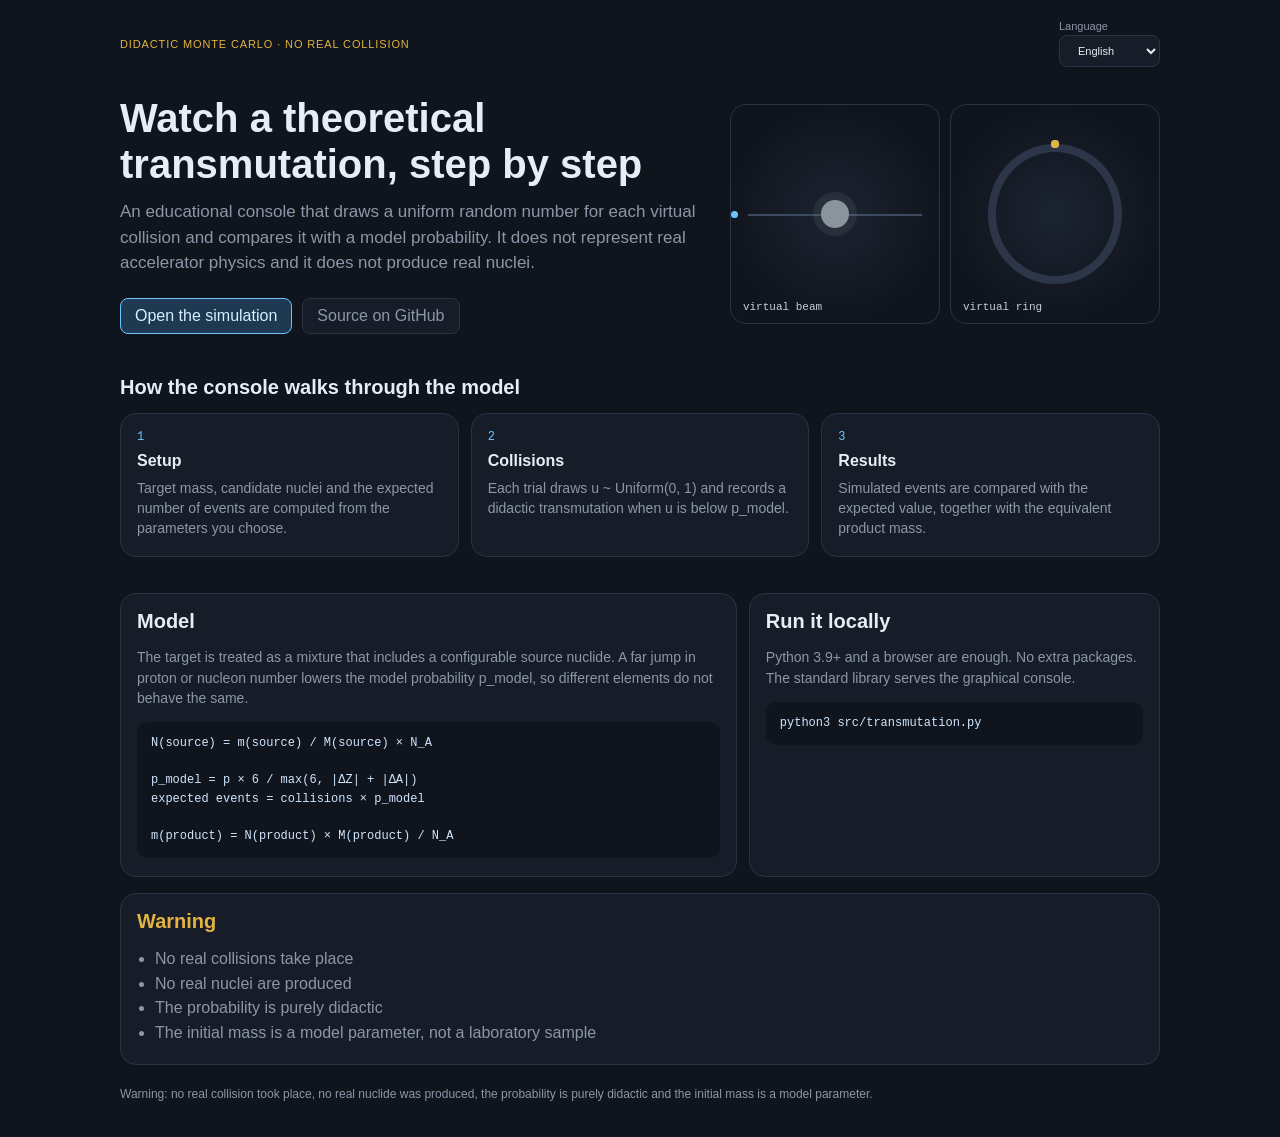
<file: index.html>
<!DOCTYPE html>
<html lang="en">
<head>
  <meta charset="UTF-8">
  <meta name="viewport" content="width=device-width, initial-scale=1">
  <meta name="description" content="Didactic Monte Carlo transmutation console. No real collision, no real nuclei.">
  <title>Didactic transmutation simulation</title>
  <link rel="stylesheet" href="site/home.css">
</head>
<body class="home">
  <header class="home-top">
    <p class="kicker" data-i18n="home_kicker">Didactic Monte Carlo · no real collision</p>
    <label class="lang">
      <span data-i18n="language">Language</span>
      <select id="lang">
        <option value="en">English</option>
        <option value="it">Italiano</option>
        <option value="pt">Português</option>
        <option value="es">Español</option>
        <option value="de">Deutsch</option>
        <option value="zh">中文</option>
        <option value="ja">日本語</option>
        <option value="fr">Français</option>
      </select>
    </label>
  </header>

  <main>
    <section class="hero">
      <div class="hero-copy">
        <h1 data-i18n="home_heading">Watch a theoretical transmutation, step by step</h1>
        <p class="lead" data-i18n="home_lead">An educational console that draws a uniform random number for each virtual collision and compares it with a model probability. It does not represent real accelerator physics and it does not produce real nuclei.</p>
        <div class="actions">
          <a id="open-sim" class="btn primary" href="src/web/index.html">Open the simulation</a>
          <a class="btn ghost" href="https://github.com/flashboss/lhc">Source on GitHub</a>
        </div>
      </div>
      <div class="stage" aria-hidden="true">
        <div class="stage-pane">
          <div class="beam-line"></div>
          <div class="beam-dot"></div>
          <div class="target"></div>
          <span class="stage-label">virtual beam</span>
        </div>
        <div class="stage-pane">
          <div class="ring"></div>
          <div class="orbit cyan"><span class="bunch"></span></div>
          <div class="orbit gold"><span class="bunch"></span></div>
          <span class="stage-label">virtual ring</span>
        </div>
      </div>
    </section>

    <section>
      <h2 data-i18n="home_how">How the console walks through the model</h2>
      <div class="steps">
        <article>
          <p class="step-n">1</p>
          <h3 data-i18n="home_step1_title">Setup</h3>
          <p data-i18n="home_step1_body">Target mass, candidate nuclei and the expected number of events are computed from the parameters you choose.</p>
        </article>
        <article>
          <p class="step-n">2</p>
          <h3 data-i18n="home_step2_title">Collisions</h3>
          <p data-i18n="home_step2_body">Each trial draws u ~ Uniform(0, 1) and records a didactic transmutation when u is below p_model.</p>
        </article>
        <article>
          <p class="step-n">3</p>
          <h3 data-i18n="home_step3_title">Results</h3>
          <p data-i18n="home_step3_body">Simulated events are compared with the expected value, together with the equivalent product mass.</p>
        </article>
      </div>
    </section>

    <section class="split">
      <div>
        <h2 data-i18n="home_model_title">Model</h2>
        <p data-i18n="home_model_intro">The target is treated as a mixture that includes a configurable source nuclide. A far jump in proton or nucleon number lowers the model probability p_model, so different elements do not behave the same.</p>
        <pre>N(source) = m(source) / M(source) × N_A

p_model = p × 6 / max(6, |ΔZ| + |ΔA|)
expected events = collisions × p_model

m(product) = N(product) × M(product) / N_A</pre>
      </div>
      <div>
        <h2 data-i18n="home_run_title">Run it locally</h2>
        <p data-i18n="home_run_body">Python 3.9+ and a browser are enough. No extra packages. The standard library serves the graphical console.</p>
        <pre>python3 src/transmutation.py</pre>
      </div>
    </section>

    <aside class="warning">
      <h2 data-i18n="home_warning_title">Warning</h2>
      <ul>
        <li data-i18n="home_warn_1">No real collisions take place</li>
        <li data-i18n="home_warn_2">No real nuclei are produced</li>
        <li data-i18n="home_warn_3">The probability is purely didactic</li>
        <li data-i18n="home_warn_4">The initial mass is a model parameter, not a laboratory sample</li>
      </ul>
    </aside>
  </main>

  <footer data-i18n="footer">
    Warning: no real collision took place, no real nuclide was produced,
    the probability is purely didactic and the initial mass is a model parameter.
  </footer>

  <script src="src/web/i18n.js?v=10"></script>
  <script src="site/home.js"></script>
</body>
</html>
</file>
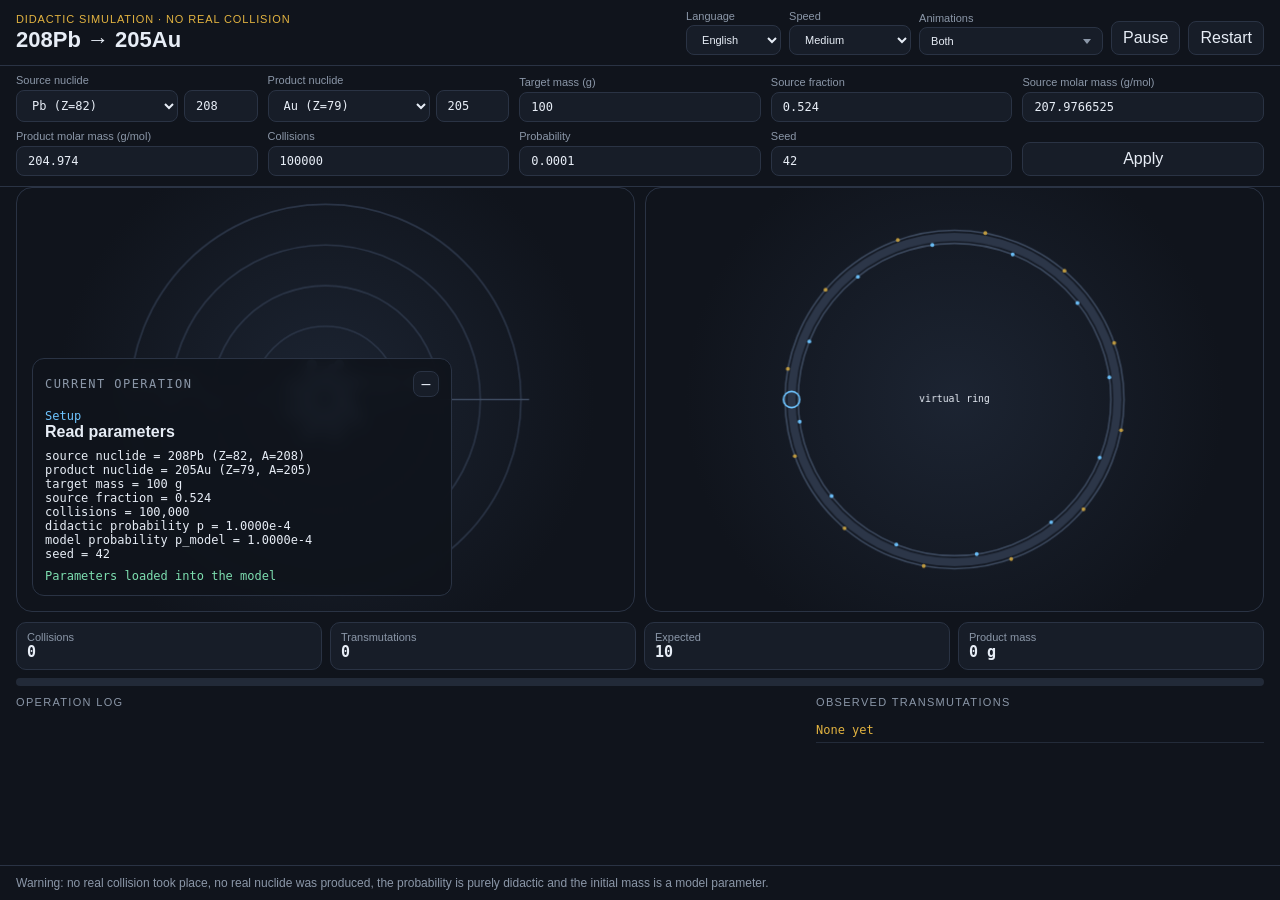
<file: src/web/index.html>
<!DOCTYPE html>
<html lang="en">
<head>
  <meta charset="UTF-8">
  <meta name="viewport" content="width=device-width, initial-scale=1">
  <title>Didactic transmutation simulation</title>
  <link rel="stylesheet" href="style.css?v=16">
</head>
<body>
  <div class="app">
    <header class="topbar">
      <div>
        <p class="kicker" data-i18n="kicker">Didactic simulation · no real collision</p>
        <h1 id="reaction-title">Transmutation</h1>
      </div>
      <div class="controls">
        <label class="speed">
          <span data-i18n="language">Language</span>
          <select id="lang">
            <option value="en">English</option>
            <option value="it">Italiano</option>
            <option value="pt">Português</option>
            <option value="es">Español</option>
            <option value="de">Deutsch</option>
            <option value="zh">中文</option>
            <option value="ja">日本語</option>
            <option value="fr">Français</option>
          </select>
        </label>
        <label class="speed">
          <span data-i18n="speed">Speed</span>
          <select id="speed">
            <option value="2" data-i18n="speed_every">Every operation</option>
            <option value="24" data-i18n="speed_slow">Slow</option>
            <option value="400" selected data-i18n="speed_medium">Medium</option>
            <option value="4000" data-i18n="speed_fast">Fast</option>
            <option value="25000" data-i18n="speed_max">Maximum</option>
          </select>
        </label>
        <div class="speed">
          <span data-i18n="animations">Animations</span>
          <div class="view-menu" id="view-menu-wrap">
            <button type="button" id="view-menu-btn" class="view-menu-btn" aria-haspopup="true" aria-expanded="false" aria-controls="view-menu" data-i18n-aria="animations_menu">
              <span id="view-menu-summary">Both</span>
            </button>
            <div id="view-menu" class="view-menu-panel" hidden role="group" aria-labelledby="view-menu-btn">
              <label>
                <input id="view-target" type="checkbox" checked>
                <span data-i18n="view_target">Beam on target</span>
              </label>
              <label>
                <input id="view-ring" type="checkbox" checked>
                <span data-i18n="view_ring">Particles in the ring</span>
              </label>
            </div>
          </div>
        </div>
        <button id="pause" type="button" data-i18n="pause">Pause</button>
        <button id="restart" type="button" data-i18n="restart">Restart</button>
      </div>
    </header>

    <form id="params-form" class="params">
      <label>
        <span data-i18n="source_nuclide">Source nuclide</span>
        <span class="nuclide-pair">
          <select name="source_element" required></select>
          <input name="source_a" type="number" min="1" max="295" step="1" required data-i18n-aria="mass_number">
        </span>
      </label>
      <label>
        <span data-i18n="product_nuclide">Product nuclide</span>
        <span class="nuclide-pair">
          <select name="product_element" required></select>
          <input name="product_a" type="number" min="1" max="295" step="1" required data-i18n-aria="mass_number">
        </span>
      </label>
      <label>
        <span data-i18n="source_mass">Target mass (g)</span>
        <input name="source_mass_g" type="number" min="0" step="any" required>
      </label>
      <label>
        <span data-i18n="source_fraction">Source fraction</span>
        <input name="source_fraction" type="number" min="0" max="1" step="any" required>
      </label>
      <label>
        <span data-i18n="source_molar_mass">Source molar mass (g/mol)</span>
        <input name="source_molar_mass_g" type="number" min="0" step="any" required>
      </label>
      <label>
        <span data-i18n="product_molar_mass">Product molar mass (g/mol)</span>
        <input name="product_molar_mass_g" type="number" min="0" step="any" required>
      </label>
      <label>
        <span data-i18n="collisions">Collisions</span>
        <input name="collisions" type="number" min="1" step="1" required>
      </label>
      <label>
        <span data-i18n="probability">Probability</span>
        <input name="probability" type="number" min="0" max="1" step="any" required>
      </label>
      <label>
        <span data-i18n="seed">Seed</span>
        <input name="seed" type="number" step="1" required>
      </label>
      <div class="params-actions">
        <button type="submit" data-i18n="apply">Apply</button>
        <p id="params-error" class="params-error" hidden></p>
      </div>
    </form>

    <section class="chamber-panel" id="chamber-panel">
      <div class="chamber-pane" id="view-target-pane">
        <canvas id="chamber" width="900" height="620" data-i18n-aria="chamber_aria" aria-label="Collision chamber"></canvas>
      </div>
      <div class="chamber-pane" id="view-ring-pane">
        <canvas id="ring" width="900" height="620" data-i18n-aria="ring_aria" aria-label="Virtual ring"></canvas>
      </div>
      <p id="views-empty" class="views-empty" hidden data-i18n="views_empty">Choose at least one animation</p>
      <div id="current-op" class="current-op">
        <div class="op-chrome" id="op-chrome">
          <p id="op-label" class="panel-label" data-i18n="current_op">Current operation</p>
          <button type="button" id="op-toggle" class="op-toggle" aria-expanded="true" data-i18n-aria="op_minimize" aria-label="Minimize">–</button>
        </div>
        <div class="op-body" id="op-body">
          <p class="op-phase">Setup</p>
          <h2 id="op-title">Prepare model</h2>
          <pre id="op-formula"></pre>
          <p id="op-result"></p>
        </div>
      </div>
    </section>

    <div class="hud">
      <div class="stat">
        <span data-i18n="collisions">Collisions</span>
        <strong id="stat-collisions">0</strong>
      </div>
      <div class="stat">
        <span data-i18n="transmutations">Transmutations</span>
        <strong id="stat-gold">0</strong>
      </div>
      <div class="stat">
        <span data-i18n="expected">Expected</span>
        <strong id="stat-expected">0</strong>
      </div>
      <div class="stat">
        <span data-i18n="product_mass">Product mass</span>
        <strong id="stat-mass">0 g</strong>
      </div>
    </div>
    <div class="progress-wrap">
      <div id="progress" class="progress"></div>
    </div>

    <section class="logs">
      <div>
        <p class="panel-label" data-i18n="log_label">Operation log</p>
        <ol id="log" class="log"></ol>
      </div>
      <div>
        <p class="panel-label" data-i18n="golds_label">Observed transmutations</p>
        <ol id="golds" class="golds"><li class="empty" data-i18n="golds_empty">None yet</li></ol>
      </div>
    </section>

    <footer data-i18n="footer">
      Warning: no real collision took place, no real nuclide was produced,
      the probability is purely didactic and the initial mass is a model parameter.
    </footer>
  </div>
  <script src="i18n.js?v=10"></script>
  <script src="nuclides.js?v=2"></script>
  <script src="graphics.js?v=1"></script>
  <script src="app.js?v=25"></script>
</body>
</html>
</file>
<file: site/home.css>
:root {
  --bg: #10141c;
  --panel: #171d28;
  --ink: #e7edf6;
  --muted: #8b97a8;
  --line: #2a3344;
  --gold: #e2b340;
  --beam: #6ec4ff;
  --ok: #7ddeb0;
  --font: "Avenir Next", "Segoe UI", sans-serif;
  --mono: "SFMono-Regular", "Menlo", "Consolas", monospace;
}

* { box-sizing: border-box; }

html,
body {
  margin: 0;
  min-height: 100%;
  background: var(--bg);
  color: var(--ink);
  font-family: var(--font);
}

body.home {
  max-width: 1080px;
  margin: 0 auto;
  padding: 20px 20px 36px;
}

.home-top {
  display: flex;
  justify-content: space-between;
  align-items: center;
  gap: 16px;
  margin-bottom: 28px;
}

.kicker {
  margin: 0;
  color: var(--gold);
  letter-spacing: 0.08em;
  text-transform: uppercase;
  font-size: 11px;
}

.lang {
  display: grid;
  gap: 3px;
  font-size: 11px;
  color: var(--muted);
}

select,
.btn {
  background: var(--panel);
  color: var(--ink);
  border: 1px solid var(--line);
  border-radius: 8px;
  padding: 8px 14px;
  font: inherit;
  text-decoration: none;
}

select:hover,
.btn:hover { border-color: var(--beam); }

.hero {
  display: grid;
  grid-template-columns: minmax(0, 1.15fr) minmax(280px, 0.85fr);
  gap: 28px;
  align-items: center;
  margin-bottom: 42px;
}

h1 {
  margin: 0 0 12px;
  font-size: clamp(28px, 4vw, 40px);
  font-weight: 600;
  line-height: 1.15;
}

.lead {
  margin: 0 0 22px;
  color: var(--muted);
  font-size: 17px;
  line-height: 1.5;
}

.actions {
  display: flex;
  flex-wrap: wrap;
  gap: 10px;
}

.btn.primary {
  background: #1d3a52;
  border-color: var(--beam);
  color: #d7efff;
}

.btn.ghost { color: var(--muted); }

.stage {
  display: grid;
  grid-template-columns: 1fr 1fr;
  gap: 10px;
  min-height: 220px;
}

.stage-pane {
  position: relative;
  overflow: hidden;
  border: 1px solid var(--line);
  border-radius: 16px;
  background: radial-gradient(circle at 50% 50%, #1c2432 0%, #10141c 72%);
  min-height: 220px;
}

.beam-line {
  position: absolute;
  left: 8%;
  right: 8%;
  top: 50%;
  height: 2px;
  background: #3d4a5f;
}

.beam-dot {
  position: absolute;
  top: 50%;
  width: 7px;
  height: 7px;
  margin-top: -3px;
  border-radius: 50%;
  background: var(--beam);
  animation: beam 2.4s linear infinite;
}

.target {
  position: absolute;
  left: 50%;
  top: 50%;
  width: 28px;
  height: 28px;
  margin: -14px 0 0 -14px;
  border-radius: 50%;
  background: #8a949c;
  box-shadow: 0 0 0 8px rgba(138, 148, 156, 0.12);
}

.ring {
  position: absolute;
  inset: 18%;
  border: 8px solid #2c3648;
  border-radius: 50%;
}

.orbit {
  position: absolute;
  inset: 18%;
  animation: spin 4.8s linear infinite;
}

.orbit.gold { animation-direction: reverse; }

.orbit .bunch {
  position: absolute;
  left: calc(50% - 4px);
  top: -4px;
  width: 8px;
  height: 8px;
  border-radius: 50%;
  background: var(--beam);
}

.orbit.gold .bunch { background: var(--gold); }

.stage-label {
  position: absolute;
  left: 12px;
  bottom: 10px;
  color: #c5ceda;
  font-family: var(--mono);
  font-size: 11px;
}

h2 {
  margin: 0 0 14px;
  font-size: 20px;
  font-weight: 600;
}

.steps {
  display: grid;
  grid-template-columns: repeat(3, minmax(0, 1fr));
  gap: 12px;
  margin-bottom: 36px;
}

.steps article,
.split > div,
.warning {
  background: var(--panel);
  border: 1px solid var(--line);
  border-radius: 16px;
  padding: 16px 16px 18px;
}

.step-n {
  margin: 0 0 8px;
  color: var(--beam);
  font-family: var(--mono);
  font-size: 12px;
}

h3 {
  margin: 0 0 8px;
  font-size: 16px;
}

.steps p:last-child,
.split p {
  margin: 0;
  color: var(--muted);
  line-height: 1.45;
  font-size: 14px;
}

.split {
  display: grid;
  grid-template-columns: 1.2fr 0.8fr;
  gap: 12px;
  margin-bottom: 16px;
}

pre {
  margin: 14px 0 0;
  padding: 12px 14px;
  overflow: auto;
  background: #10141c;
  border-radius: 10px;
  color: #cfe6ff;
  font-family: var(--mono);
  font-size: 12px;
  line-height: 1.55;
}

.warning h2 { color: var(--gold); }

.warning ul {
  margin: 0;
  padding-left: 18px;
  color: var(--muted);
  line-height: 1.55;
}

footer {
  margin-top: 22px;
  color: var(--muted);
  font-size: 12px;
}

@keyframes beam {
  from { left: 8%; }
  to { left: calc(92% - 7px); }
}

@keyframes spin {
  to { transform: rotate(360deg); }
}

@media (max-width: 820px) {
  .hero,
  .steps,
  .split {
    grid-template-columns: 1fr;
  }

  .stage { min-height: 180px; }
}
</file>
<file: src/web/style.css>
:root {
  --bg: #10141c;
  --panel: #171d28;
  --ink: #e7edf6;
  --muted: #8b97a8;
  --line: #2a3344;
  --gold: #e2b340;
  --beam: #6ec4ff;
  --ok: #7ddeb0;
  --font: "Avenir Next", "Segoe UI", sans-serif;
  --mono: "SFMono-Regular", "Menlo", "Consolas", monospace;
}

* { box-sizing: border-box; }

[hidden] { display: none !important; }

html,
body {
  margin: 0;
  height: 100%;
  background: var(--bg);
  color: var(--ink);
  font-family: var(--font);
}

.app {
  height: 100%;
  overflow: hidden;
  display: grid;
  grid-template-rows: auto auto minmax(0, 1fr) auto auto minmax(0, 0.42fr) auto;
}

.app > * {
  min-height: 0;
}

.app > footer {
  min-height: auto;
}

.topbar,
footer,
.hud,
.progress-wrap,
.logs,
.params {
  padding-left: 16px;
  padding-right: 16px;
}

.topbar,
footer {
  padding-top: 10px;
  padding-bottom: 10px;
  border-bottom: 1px solid var(--line);
}

footer {
  border-bottom: 0;
  border-top: 1px solid var(--line);
  background: var(--bg);
  color: var(--muted);
  font-size: 12px;
  position: relative;
  z-index: 5;
  min-height: auto;
}

.topbar {
  display: flex;
  justify-content: space-between;
  gap: 12px;
  align-items: center;
  position: relative;
  z-index: 20;
}

.kicker {
  margin: 0 0 2px;
  color: var(--gold);
  letter-spacing: 0.08em;
  text-transform: uppercase;
  font-size: 11px;
}

h1 {
  margin: 0;
  font-size: 22px;
  font-weight: 600;
}

.controls {
  display: flex;
  gap: 8px;
  align-items: end;
}

.speed {
  display: grid;
  gap: 3px;
  font-size: 11px;
  color: var(--muted);
}

select,
button,
input {
  background: var(--panel);
  color: var(--ink);
  border: 1px solid var(--line);
  border-radius: 8px;
  padding: 7px 11px;
  font: inherit;
}

.params {
  display: grid;
  grid-template-columns: repeat(5, minmax(0, 1fr));
  gap: 8px 10px;
  padding-top: 8px;
  padding-bottom: 10px;
  border-bottom: 1px solid var(--line);
  align-items: end;
}

.params label {
  display: grid;
  gap: 4px;
  font-size: 11px;
  color: var(--muted);
}

.params input,
.params select {
  width: 100%;
  min-width: 0;
  font-family: var(--mono);
  font-size: 12px;
}

.nuclide-pair {
  display: grid;
  grid-template-columns: minmax(0, 1fr) 4.6rem;
  gap: 6px;
}

.params-actions {
  display: flex;
  flex-direction: column;
  gap: 4px;
  justify-content: end;
}

.params-error {
  margin: 0;
  color: #ff8b6b;
  font-size: 12px;
}

button:hover,
select:hover,
input:hover { border-color: var(--beam); }

.view-menu {
  position: relative;
}

.view-menu-btn {
  display: flex;
  align-items: center;
  justify-content: space-between;
  gap: 10px;
  min-width: 11.5rem;
  max-width: 16rem;
  text-align: left;
}

.view-menu-btn span {
  overflow: hidden;
  text-overflow: ellipsis;
  white-space: nowrap;
}

.view-menu-btn::after {
  content: "";
  width: 0;
  height: 0;
  border-left: 4px solid transparent;
  border-right: 4px solid transparent;
  border-top: 5px solid var(--muted);
  flex: none;
}

.view-menu-btn[aria-expanded="true"]::after {
  transform: rotate(180deg);
}

.view-menu-panel {
  position: absolute;
  top: calc(100% + 4px);
  right: 0;
  z-index: 30;
  min-width: max(100%, 15rem);
  display: grid;
  gap: 2px;
  padding: 6px;
  background: var(--panel);
  border: 1px solid var(--line);
  border-radius: 10px;
  box-shadow: 0 14px 32px rgba(0, 0, 0, 0.4);
}

.view-menu-panel label {
  display: flex;
  gap: 8px;
  align-items: center;
  padding: 8px 10px;
  border-radius: 7px;
  color: var(--ink);
  font-size: 13px;
  cursor: pointer;
}

.view-menu-panel label:hover,
.view-menu-panel label:focus-within {
  background: #1c2432;
}

.view-menu-panel input[type="checkbox"] {
  width: 15px;
  height: 15px;
  margin: 0;
  padding: 0;
  background: none;
  border: 1px solid var(--line);
  accent-color: var(--beam);
}

.chamber-panel {
  position: relative;
  min-height: 0;
  margin: 0 16px;
  display: grid;
  grid-template-columns: minmax(0, 1fr) minmax(0, 1fr);
  gap: 10px;
  overflow: hidden;
}

.chamber-panel.is-single,
.chamber-panel.is-empty {
  grid-template-columns: minmax(0, 1fr);
}

.views-empty {
  margin: 0;
  display: grid;
  place-items: center;
  color: var(--muted);
  border: 1px solid var(--line);
  border-radius: 16px;
  background: var(--panel);
}

.chamber-pane {
  position: relative;
  min-height: 0;
  min-width: 0;
  overflow: hidden;
}

canvas {
  width: 100%;
  height: 100%;
  min-width: 0;
  min-height: 0;
  display: block;
  background: radial-gradient(circle at 50% 50%, #1c2432 0%, #10141c 72%);
  border: 1px solid var(--line);
  border-radius: 16px;
}

.current-op {
  position: absolute;
  left: 16px;
  bottom: 16px;
  width: min(420px, calc(100% - 32px));
  background: rgba(16, 20, 28, 0.92);
  border: 1px solid var(--line);
  border-radius: 12px;
  padding: 12px;
  backdrop-filter: blur(8px);
  z-index: 15;
  touch-action: none;
}

.current-op.is-dragging {
  user-select: none;
}

.op-chrome {
  display: flex;
  align-items: center;
  justify-content: space-between;
  gap: 8px;
  margin: -4px -4px 8px;
  padding: 4px;
  cursor: grab;
}

.current-op.is-dragging .op-chrome {
  cursor: grabbing;
}

.op-chrome .panel-label {
  margin: 0;
  min-width: 0;
  flex: 1;
}

.op-toggle {
  width: 26px;
  height: 26px;
  padding: 0;
  flex: none;
  line-height: 1;
  font-size: 16px;
}

.current-op.is-min {
  width: auto;
  max-width: min(260px, calc(100% - 32px));
  padding: 8px 10px;
}

.current-op.is-min .op-chrome {
  margin: 0;
}

.current-op.is-min .op-body {
  display: none;
}

.panel-label {
  margin: 0 0 6px;
  font-size: 11px;
  letter-spacing: 0.12em;
  text-transform: uppercase;
  color: var(--muted);
}

.op-phase {
  margin: 0 0 4px;
  color: var(--beam);
  font-size: 12px;
}

.current-op.is-done .panel-label,
.current-op.is-done .op-phase {
  color: var(--gold);
}

.current-op h2 {
  margin: 0 0 8px;
  font-size: 16px;
}

.current-op pre,
.current-op p {
  margin: 0;
  font-family: var(--mono);
  font-size: 12px;
  white-space: pre-wrap;
}

#op-result {
  margin-top: 8px;
  color: var(--ok);
}

.hud {
  display: grid;
  grid-template-columns: repeat(4, minmax(0, 1fr));
  gap: 8px;
  padding-top: 10px;
}

.stat {
  background: var(--panel);
  border: 1px solid var(--line);
  border-radius: 10px;
  padding: 8px 10px;
}

.stat span {
  display: block;
  color: var(--muted);
  font-size: 11px;
}

.stat strong {
  font-size: 15px;
  font-family: var(--mono);
}

.progress-wrap {
  height: 8px;
  margin: 8px 16px 0;
  padding: 0;
  background: #222a38;
  border-radius: 99px;
  overflow: hidden;
}

.progress {
  width: 0;
  height: 100%;
  background: linear-gradient(90deg, var(--beam), var(--gold));
}

.logs {
  display: grid;
  grid-template-columns: 1.4fr 0.8fr;
  gap: 16px;
  min-height: 0;
  overflow: clip;
  contain: layout paint;
  padding-top: 10px;
  padding-bottom: 8px;
}

.logs > div {
  position: relative;
  min-height: 0;
  height: 100%;
  overflow: clip;
}

.logs .panel-label {
  margin: 0;
}

.log,
.golds {
  position: absolute;
  top: 22px;
  right: 0;
  bottom: 0;
  left: 0;
  margin: 0;
  padding: 0;
  list-style: none;
  overflow: auto;
  overscroll-behavior: contain;
  font-family: var(--mono);
  font-size: 12px;
}

.log li,
.golds li {
  padding: 5px 0;
  border-bottom: 1px solid #232b39;
  background: var(--bg);
}

.log li.gold,
.golds li { color: var(--gold); }
.log li.miss { color: var(--muted); }
.empty { color: var(--muted); }

@media (max-width: 1100px) {
  .params { grid-template-columns: repeat(3, minmax(0, 1fr)); }
}

@media (max-width: 760px) {
  .hud,
  .topbar,
  .params { display: block; }

  .logs {
    display: flex;
    flex-direction: column;
  }

  .logs > div {
    flex: 1;
    min-height: 0;
  }

  .stat,
  .controls,
  .params label { margin-top: 8px; }

  .current-op:not(.is-min) { width: min(420px, calc(100% - 24px)); }

  .chamber-panel {
    grid-template-columns: minmax(0, 1fr);
    grid-template-rows: minmax(0, 1fr) minmax(0, 1fr);
  }

  .chamber-panel.is-single,
  .chamber-panel.is-empty {
    grid-template-rows: minmax(0, 1fr);
  }
}
</file>
